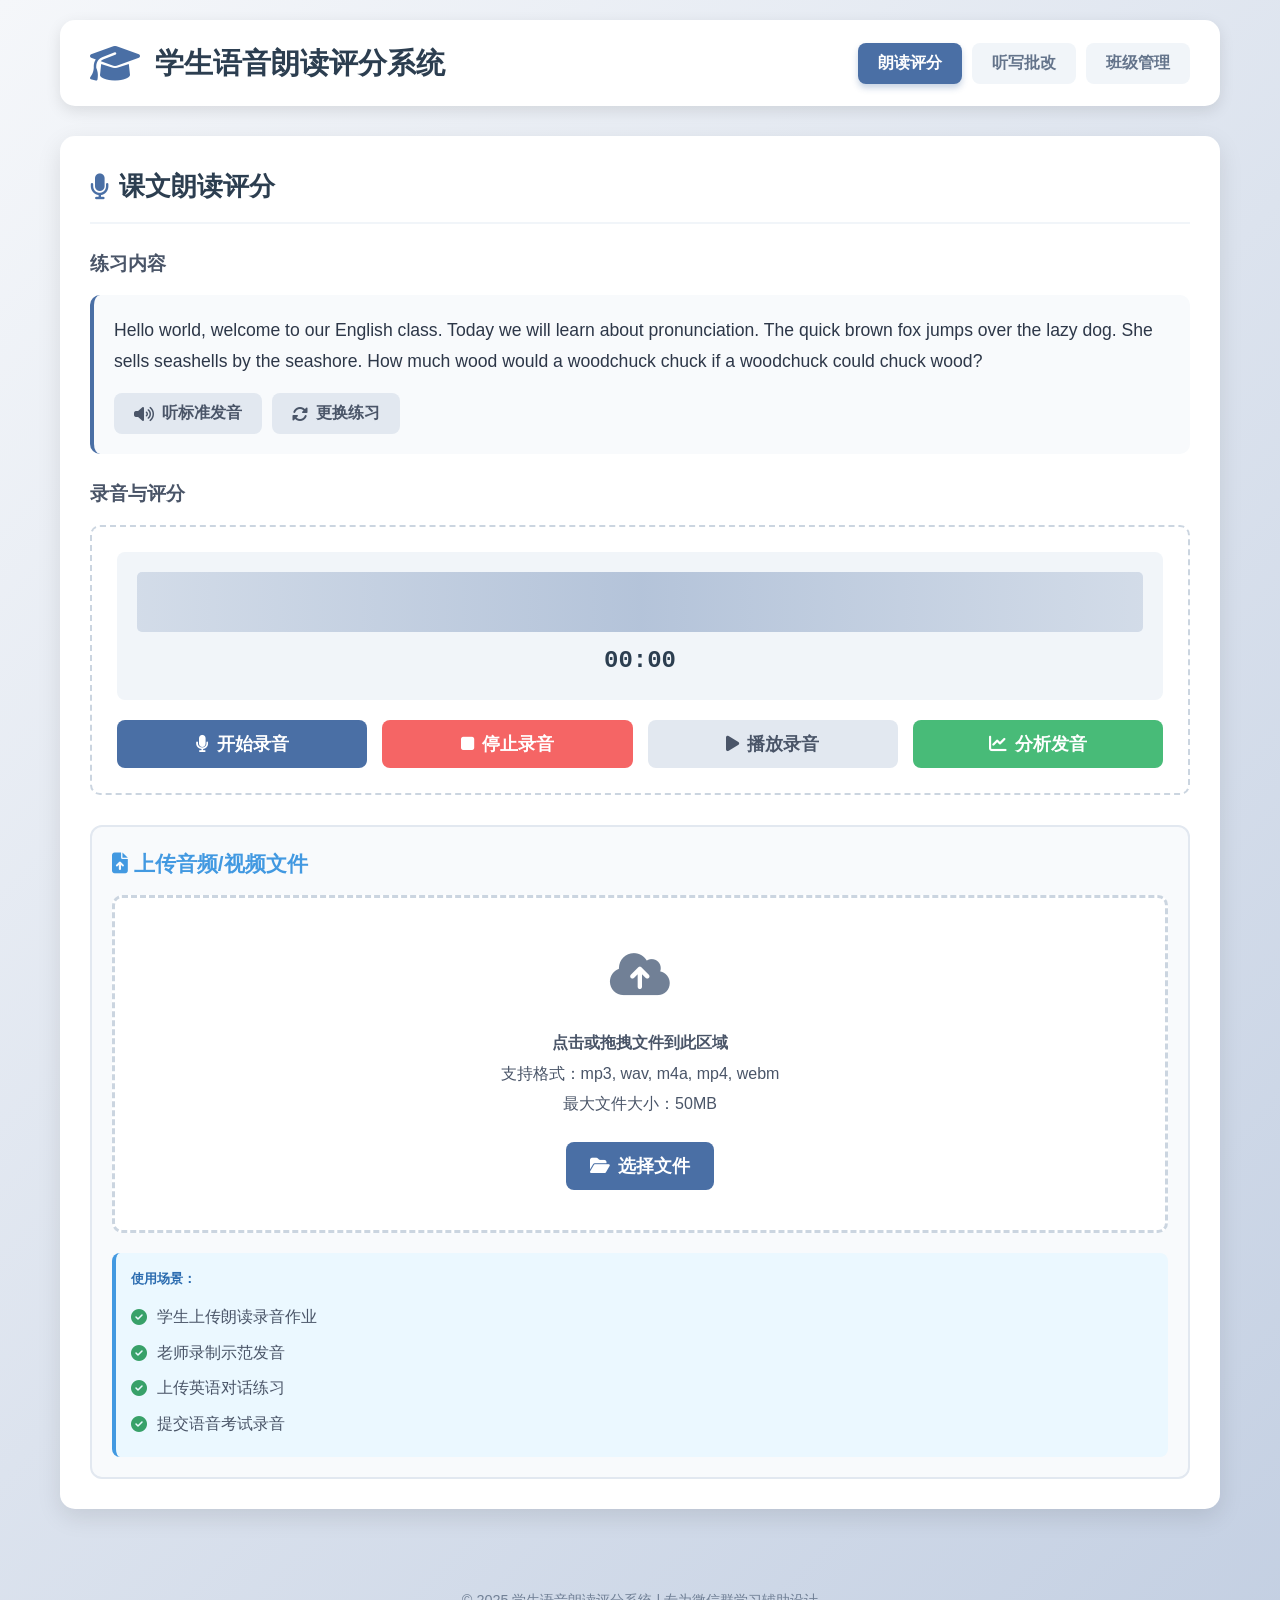
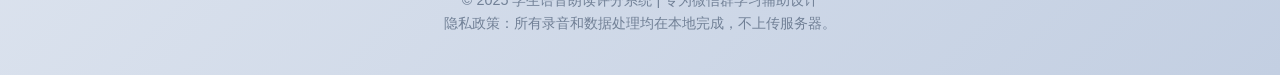
<file: index.html>
<!DOCTYPE html>
<html lang="zh-CN">
<head>
    <meta charset="UTF-8">
    <meta name="viewport" content="width=device-width, initial-scale=1.0">
    <title>学生语音朗读评分系统</title>
    <link rel="stylesheet" href="style.css">
    <link rel="stylesheet" href="https://cdnjs.cloudflare.com/ajax/libs/font-awesome/6.4.0/css/all.min.css">
    <style>
    /* 文件上传区域样式 */
    .upload-section {
        margin-top: 30px;
        background: #f8fafc;
        border-radius: 12px;
        padding: 20px;
        border: 2px solid #e2e8f0;
    }

    .upload-section h3 {
        color: #4299e1;
        margin-bottom: 15px;
        font-size: 1.3rem;
    }

    .upload-controls {
        display: flex;
        flex-direction: column;
        gap: 20px;
    }

    .upload-area {
        border: 3px dashed #cbd5e0;
        border-radius: 10px;
        padding: 40px 20px;
        text-align: center;
        background: white;
        cursor: pointer;
        transition: all 0.3s ease;
    }

    .upload-area:hover {
        border-color: #4299e1;
        background: #f0f7ff;
    }

    .upload-area.dragover {
        border-color: #38b2ac;
        background: #f0fff4;
        transform: scale(1.02);
    }

    .upload-icon {
        font-size: 48px;
        color: #718096;
        margin-bottom: 15px;
    }

    .upload-instructions p {
        margin: 5px 0;
        color: #4a5568;
    }

    .upload-button {
        margin-top: 20px;
        padding: 12px 24px;
        font-size: 1.1rem;
    }

    .file-info {
        background: white;
        border-radius: 8px;
        padding: 20px;
        border: 1px solid #e2e8f0;
    }

    .file-info h4 {
        color: #2d3748;
        margin-bottom: 15px;
    }

    .file-list {
        list-style: none;
        padding: 0;
        margin: 0 0 20px 0;
        max-height: 200px;
        overflow-y: auto;
    }

    .file-item {
        display: flex;
        align-items: center;
        padding: 10px 15px;
        background: #f7fafc;
        border-radius: 6px;
        margin-bottom: 8px;
        border-left: 4px solid #4299e1;
    }

    .file-item.audio { border-left-color: #38b2ac; }
    .file-item.video { border-left-color: #ed8936; }
    .file-item.error { border-left-color: #e53e3e; }

    .file-type {
        font-size: 20px;
        margin-right: 15px;
        color: #718096;
    }

    .file-details {
        flex: 1;
    }

    .file-name {
        font-weight: 600;
        color: #2d3748;
        word-break: break-all;
    }

    .file-size {
        font-size: 0.9rem;
        color: #718096;
    }

    .file-status {
        font-size: 0.85rem;
        font-weight: 600;
    }

    .file-status.ready { color: #38a169; }
    .file-status.processing { color: #3182ce; }
    .file-status.error { color: #e53e3e; }

    .upload-actions {
        display: flex;
        gap: 10px;
        flex-wrap: wrap;
    }

    .upload-examples {
        background: #ebf8ff;
        border-radius: 8px;
        padding: 15px;
        border-left: 4px solid #4299e1;
    }

    .upload-examples h5 {
        color: #2b6cb0;
        margin-bottom: 10px;
    }

    .upload-examples ul {
        list-style: none;
        padding: 0;
        margin: 0;
    }

    .upload-examples li {
        padding: 5px 0;
        color: #4a5568;
        display: flex;
        align-items: center;
    }

    .upload-examples li i {
        color: #38a169;
        margin-right: 10px;
    }

    /* 播放器样式 */
    .audio-player {
        width: 100%;
        margin-top: 10px;
        background: #edf2f7;
        border-radius: 6px;
        padding: 10px;
    }

    .player-controls {
        display: flex;
        align-items: center;
        gap: 10px;
    }

    .player-progress {
        flex: 1;
        height: 6px;
        background: #cbd5e0;
        border-radius: 3px;
        overflow: hidden;
        cursor: pointer;
    }

    .player-progress-bar {
        height: 100%;
        background: #4299e1;
        width: 0%;
        transition: width 0.1s linear;
    }

    .player-time {
        font-size: 0.9rem;
        color: #718096;
        min-width: 100px;
        text-align: center;
    }

    .player-btn {
        background: #4299e1;
        color: white;
        border: none;
        border-radius: 50%;
        width: 36px;
        height: 36px;
        cursor: pointer;
        display: flex;
        align-items: center;
        justify-content: center;
        transition: background 0.3s;
    }

    .player-btn:hover {
        background: #3182ce;
    }

    /* 通知样式 */
    .notification {
        position: fixed;
        top: 20px;
        right: 20px;
        padding: 15px 20px;
        border-radius: 8px;
        background: white;
        box-shadow: 0 4px 12px rgba(0, 0, 0, 0.15);
        display: flex;
        align-items: center;
        gap: 12px;
        max-width: 400px;
        z-index: 1000;
        transform: translateX(120%);
        transition: transform 0.3s ease;
        border-left: 4px solid;
    }

    .notification.show {
        transform: translateX(0);
    }

    .notification-success {
        border-color: #38a169;
        color: #2f855a;
    }

    .notification-error {
        border-color: #e53e3e;
        color: #c53030;
    }

    .notification-warning {
        border-color: #ed8936;
        color: #c05621;
    }

    .notification-info {
        border-color: #4299e1;
        color: #3182ce;
    }

    .notification i {
        font-size: 1.2rem;
    }

    .notification span {
        flex: 1;
        font-size: 0.95rem;
    }

    .notification-close {
        background: none;
        border: none;
        font-size: 1.5rem;
        color: #718096;
        cursor: pointer;
        padding: 0;
        width: 24px;
        height: 24px;
        display: flex;
        align-items: center;
        justify-content: center;
        border-radius: 50%;
    }

    .notification-close:hover {
        background: #f7fafc;
    }

    /* 响应式调整 */
    @media (max-width: 768px) {
        .upload-area {
            padding: 30px 15px;
        }
        
        .upload-icon {
            font-size: 36px;
        }
        
        .upload-actions {
            flex-direction: column;
        }
        
        .upload-actions .btn {
            width: 100%;
        }
    }
    </style>
</head>
<body>
    <div class="container">
        <!-- 头部导航 -->
        <header class="header">
            <div class="logo">
                <i class="fas fa-graduation-cap"></i>
                <h1>学生语音朗读评分系统</h1>
            </div>
            <nav class="nav">
                <button class="nav-btn active" data-tab="read">朗读评分</button>
                <button class="nav-btn" data-tab="dictation">听写批改</button>
                <button class="nav-btn" data-tab="manage">班级管理</button>
            </nav>
        </header>

        <!-- 主内容区域 -->
        <main class="main-content">
            <!-- 朗读评分模块 -->
            <div class="tab-content active" id="read-tab">
                <div class="card">
                    <h2><i class="fas fa-microphone"></i> 课文朗读评分</h2>
                    
                    <div class="exercise-section">
                        <h3>练习内容</h3>
                        <div class="exercise-content">
                            <p id="exercise-text">Hello world, welcome to our English class. Today we will learn about pronunciation. The quick brown fox jumps over the lazy dog. She sells seashells by the seashore. How much wood would a woodchuck chuck if a woodchuck could chuck wood?</p>
                            <div class="exercise-controls">
                                <button id="play-sample" class="btn btn-secondary">
                                    <i class="fas fa-volume-up"></i> 听标准发音
                                </button>
                                <button id="change-exercise" class="btn btn-secondary">
                                    <i class="fas fa-sync-alt"></i> 更换练习
                                </button>
                            </div>
                        </div>
                    </div>

                    <div class="recording-section">
                        <h3>录音与评分</h3>
                        <div class="recording-controls">
                            <div class="recording-status">
                                <div class="waveform" id="waveform"></div>
                                <div class="timer" id="timer">00:00</div>
                            </div>
                            <div class="recording-buttons">
                                <button id="start-record" class="btn btn-primary btn-large">
                                    <i class="fas fa-microphone"></i> 开始录音
                                </button>
                                <button id="stop-record" class="btn btn-danger btn-large" disabled>
                                    <i class="fas fa-stop"></i> 停止录音
                                </button>
                                <button id="play-record" class="btn btn-secondary btn-large" disabled>
                                    <i class="fas fa-play"></i> 播放录音
                                </button>
                                <button id="analyze-btn" class="btn btn-success btn-large" disabled>
                                    <i class="fas fa-chart-line"></i> 分析发音
                                </button>
                            </div>
                        </div>
                    </div>

                    <!-- 新增：文件上传模块 -->
                    <div class="upload-section">
                        <h3><i class="fas fa-file-upload"></i> 上传音频/视频文件</h3>
                        <div class="upload-controls">
                            <div class="upload-area" id="upload-dropzone">
                                <div class="upload-icon">
                                    <i class="fas fa-cloud-upload-alt"></i>
                                </div>
                                <div class="upload-instructions">
                                    <p><strong>点击或拖拽文件到此区域</strong></p>
                                    <p>支持格式：mp3, wav, m4a, mp4, webm</p>
                                    <p>最大文件大小：50MB</p>
                                </div>
                                <input type="file" id="file-input" accept="audio/*,video/*" multiple 
                                       style="display: none;">
                                <button id="browse-btn" class="btn btn-primary upload-button">
                                    <i class="fas fa-folder-open"></i> 选择文件
                                </button>
                            </div>
                            
                            <div class="file-info" id="file-info" style="display: none;">
                                <h4>已选文件</h4>
                                <ul class="file-list" id="file-list"></ul>
                                <div class="upload-actions">
                                    <button id="process-btn" class="btn btn-success">
                                        <i class="fas fa-play-circle"></i> 分析音频
                                    </button>
                                    <button id="clear-btn" class="btn btn-secondary">
                                        <i class="fas fa-trash"></i> 清空列表
                                    </button>
                                    <button id="play-uploaded-btn" class="btn btn-info" style="display: none;">
                                        <i class="fas fa-play"></i> 播放
                                    </button>
                                </div>
                            </div>
                            
                            <div class="upload-examples">
                                <h5>使用场景：</h5>
                                <ul>
                                    <li><i class="fas fa-check-circle"></i> 学生上传朗读录音作业</li>
                                    <li><i class="fas fa-check-circle"></i> 老师录制示范发音</li>
                                    <li><i class="fas fa-check-circle"></i> 上传英语对话练习</li>
                                    <li><i class="fas fa-check-circle"></i> 提交语音考试录音</li>
                                </ul>
                            </div>
                        </div>
                    </div>

                    <div class="result-section" id="result-section" style="display: none;">
                        <h3>评分结果</h3>
                        <div class="result-details">
                            <div class="score-display">
                                <div class="overall-score">
                                    <div class="score-circle">
                                        <span id="score-value">85</span>
                                        <small>分</small>
                                    </div>
                                    <div class="score-label">综合评分</div>
                                </div>
                                <div class="score-breakdown">
                                    <div class="score-item">
                                        <span class="score-title">发音准确度</span>
                                        <div class="score-bar">
                                            <div class="score-fill" style="width: 80%;"></div>
                                        </div>
                                        <span class="score-number">80%</span>
                                    </div>
                                    <div class="score-item">
                                        <span class="score-title">语调流畅度</span>
                                        <div class="score-bar">
                                            <div class="score-fill" style="width: 90%;"></div>
                                        </div>
                                        <span class="score-number">90%</span>
                                    </div>
                                    <div class="score-item">
                                        <span class="score-title">节奏掌握</span>
                                        <div class="score-bar">
                                            <div class="score-fill" style="width: 85%;"></div>
                                        </div>
                                        <span class="score-number">85%</span>
                                    </div>
                                </div>
                            </div>
                            
                            <div class="word-analysis">
                                <h4>发音问题分析</h4>
                                <div class="problem-words" id="problem-words">
                                    <!-- 动态生成有问题的单词 -->
                                </div>
                            </div>
                            
                            <div class="recommendations">
                                <h4>改进建议</h4>
                                <ul id="recommendations-list">
                                    <!-- 动态生成建议 -->
                                </ul>
                            </div>
                        </div>
                    </div>
                </div>
            </div>

            <!-- 听写批改模块 -->
            <div class="tab-content" id="dictation-tab">
                <div class="card">
                    <h2><i class="fas fa-edit"></i> 听写作业批改</h2>
                    
                    <div class="dictation-section">
                        <div class="dictation-controls">
                            <div class="input-method">
                                <button class="method-btn active" data-method="text">文本输入</button>
                                <button class="method-btn" data-method="photo">拍照上传</button>
                                <button class="method-btn" data-method="file">文件上传</button>
                            </div>
                            
                            <div class="method-content active" id="text-method">
                                <h3>输入听写内容</h3>
                                <textarea id="student-text" placeholder="请在这里输入学生听写的答案..."></textarea>
                            </div>
                            
                            <div class="method-content" id="photo-method">
                                <h3>拍照上传手写听写</h3>
                                <div class="photo-upload">
                                    <div class="photo-preview" id="photo-preview">
                                        <i class="fas fa-camera"></i>
                                        <p>点击上传或拍照</p>
                                    </div>
                                    <input type="file" id="photo-input" accept="image/*" capture="environment" style="display: none;">
                                    <button id="take-photo" class="btn btn-primary">
                                        <i class="fas fa-camera"></i> 拍照/上传
                                    </button>
                                </div>
                            </div>
                            
                            <div class="method-content" id="file-method">
                                <h3>上传文件批改</h3>
                                <div class="file-upload">
                                    <p>支持图片格式：JPG, PNG</p>
                                    <input type="file" id="file-upload-input" accept="image/*" style="display: block; margin: 15px 0;">
                                </div>
                            </div>
                            
                            <div class="reference-text">
                                <h3>正确答案</h3>
                                <textarea id="correct-answer" placeholder="请输入正确答案..."></textarea>
                            </div>
                            
                            <button id="check-dictation" class="btn btn-primary btn-large">
                                <i class="fas fa-check-double"></i> 开始批改
                            </button>
                        </div>
                        
                        <div class="dictation-result" id="dictation-result" style="display: none;">
                            <h3>批改结果</h3>
                            <div class="score-summary">
                                <div class="correct-count">
                                    <span id="correct-count">0</span>/<span id="total-count">0</span>
                                    <div>正确单词数</div>
                                </div>
                                <div class="score-percentage">
                                    <span id="percentage">0</span>%
                                    <div>正确率</div>
                                </div>
                            </div>
                            
                            <div class="correction-details">
                                <h4>错误纠正</h4>
                                <div id="correction-list">
                                    <!-- 动态生成纠正内容 -->
                                </div>
                            </div>
                            
                            <button id="download-result" class="btn btn-secondary">
                                <i class="fas fa-download"></i> 下载批改报告
                            </button>
                        </div>
                    </div>
                </div>
            </div>

            <!-- 班级管理模块 -->
            <div class="tab-content" id="manage-tab">
                <div class="card">
                    <h2><i class="fas fa-users"></i> 班级管理</h2>
                    <div class="coming-soon">
                        <i class="fas fa-tools"></i>
                        <h3>功能即将推出</h3>
                        <p>我们正在开发班级管理功能，敬请期待！</p>
                        <ul>
                            <li>学生成绩统计分析</li>
                            <li>作业布置与提交管理</li>
                            <li>学习进度跟踪</li>
                            <li>家长沟通平台</li>
                        </ul>
                    </div>
                </div>
            </div>
        </main>

        <!-- 页脚 -->
        <footer class="footer">
            <p>© 2025 学生语音朗读评分系统 | 专为微信群学习辅助设计</p>
            <p>隐私政策：所有录音和数据处理均在本地完成，不上传服务器。</p>
        </footer>
    </div>

    <!-- 原有的 script.js 和 pronunciation-data.js 已通过script标签加载 -->
    <script src="script.js"></script>
    <script src="pronunciation-data.js"></script>
    
    <!-- 新增的音频上传功能JavaScript -->
    <script>
    // 文件上传相关功能
    document.addEventListener('DOMContentLoaded', function() {
        // 原有的录音功能代码...
        
        // 新增的音频上传功能
        const fileInput = document.getElementById('file-input');
        const browseBtn = document.getElementById('browse-btn');
        const uploadDropzone = document.getElementById('upload-dropzone');
        const fileList = document.getElementById('file-list');
        const fileInfo = document.getElementById('file-info');
        const processBtn = document.getElementById('process-btn');
        const clearBtn = document.getElementById('clear-btn');
        const playUploadedBtn = document.getElementById('play-uploaded-btn');
        
        let uploadedFiles = [];
        let currentAudio = null;
        
        // 点击浏览按钮触发文件选择
        browseBtn.addEventListener('click', () => {
            fileInput.click();
        });
        
        // 拖放功能
        uploadDropzone.addEventListener('click', () => {
            fileInput.click();
        });
        
        uploadDropzone.addEventListener('dragover', (e) => {
            e.preventDefault();
            uploadDropzone.classList.add('dragover');
        });
        
        uploadDropzone.addEventListener('dragleave', (e) => {
            e.preventDefault();
            uploadDropzone.classList.remove('dragover');
        });
        
        uploadDropzone.addEventListener('drop', (e) => {
            e.preventDefault();
            uploadDropzone.classList.remove('dragover');
            
            const files = e.dataTransfer.files;
            handleFileSelection(files);
        });
        
        // 文件选择处理
        fileInput.addEventListener('change', (e) => {
            const files = e.target.files;
            handleFileSelection(files);
        });
        
        function handleFileSelection(files) {
            const validFiles = Array.from(files).filter(file => {
                const fileType = file.type;
                const validTypes = [
                    'audio/mpeg', // mp3
                    'audio/wav', 'audio/x-wav', // wav
                    'audio/mp4', // m4a
                    'audio/webm',
                    'video/mp4',
                    'video/webm'
                ];
                
                const validExtension = file.name.match(/\.(mp3|wav|m4a|mp4|webm)$/i);
                
                return validTypes.includes(fileType) || validExtension;
            });
            
            if (validFiles.length === 0) {
                showNotification('请选择支持的文件格式：mp3, wav, m4a, mp4, webm', 'error');
                return;
            }
            
            // 添加到文件列表
            validFiles.forEach(file => {
                if (uploadedFiles.length >= 10) {
                    showNotification('最多上传10个文件', 'warning');
                    return;
                }
                
                addFileToList(file);
                uploadedFiles.push(file);
            });
            
            // 显示文件信息区域
            fileInfo.style.display = 'block';
            
            // 如果上传的是音频文件，显示播放按钮
            const hasAudio = uploadedFiles.some(file => file.type.startsWith('audio/'));
            playUploadedBtn.style.display = hasAudio ? 'inline-block' : 'none';
        }
        
        function addFileToList(file) {
            const li = document.createElement('li');
            li.className = 'file-item';
            
            // 根据文件类型添加CSS类
            if (file.type.startsWith('audio/')) {
                li.classList.add('audio');
            } else if (file.type.startsWith('video/')) {
                li.classList.add('video');
            }
            
            const fileTypeIcon = file.type.startsWith('audio/') ? 
                '<i class="fas fa-file-audio"></i>' : 
                '<i class="fas fa-file-video"></i>';
            
            const fileSize = formatFileSize(file.size);
            
            li.innerHTML = `
                <div class="file-type">${fileTypeIcon}</div>
                <div class="file-details">
                    <div class="file-name">${file.name}</div>
                    <div class="file-size">${fileSize}</div>
                </div>
                <div class="file-status ready">就绪</div>
            `;
            
            fileList.appendChild(li);
        }
        
        function formatFileSize(bytes) {
            if (bytes === 0) return '0 B';
            const k = 1024;
            const sizes = ['B', 'KB', 'MB', 'GB'];
            const i = Math.floor(Math.log(bytes) / Math.log(k));
            return parseFloat((bytes / Math.pow(k, i)).toFixed(1)) + ' ' + sizes[i];
        }
        
        // 清空文件列表
        clearBtn.addEventListener('click', () => {
            uploadedFiles = [];
            fileList.innerHTML = '';
            fileInfo.style.display = 'none';
            playUploadedBtn.style.display = 'none';
            if (currentAudio) {
                currentAudio.pause();
                currentAudio = null;
            }
        });
        
        // 播放上传的音频文件
        playUploadedBtn.addEventListener('click', () => {
            if (uploadedFiles.length === 0) {
                showNotification('没有可播放的音频文件', 'warning');
                return;
            }
            
            // 播放第一个音频文件
            const audioFile = uploadedFiles.find(file => file.type.startsWith('audio/'));
            if (!audioFile) {
                showNotification('上传的文件中没有音频文件', 'warning');
                return;
            }
            
            if (currentAudio) {
                currentAudio.pause();
            }
            
            const audioUrl = URL.createObjectURL(audioFile);
            currentAudio = new Audio(audioUrl);
            
            // 创建播放器界面
            createAudioPlayer(currentAudio, audioFile);
        });
        
        function createAudioPlayer(audio, file) {
            // 移除现有的播放器
            const existingPlayer = document.querySelector('.audio-player-container');
            if (existingPlayer) {
                existingPlayer.remove();
            }
            
            const playerContainer = document.createElement('div');
            playerContainer.className = 'audio-player-container';
            playerContainer.innerHTML = `
                <div class="audio-player">
                    <div class="player-controls">
                        <button class="player-btn" id="player-play">
                            <i class="fas fa-play"></i>
                        </button>
                        <div class="player-progress">
                            <div class="player-progress-bar" id="player-progress-bar"></div>
                        </div>
                        <div class="player-time" id="player-time">00:00 / 00:00</div>
                        <button class="player-btn" id="player-stop">
                            <i class="fas fa-stop"></i>
                        </button>
                    </div>
                </div>
            `;
            
            // 插入到播放按钮后面
            processBtn.parentNode.insertBefore(playerContainer, processBtn.nextSibling);
            
            const playBtn = document.getElementById('player-play');
            const stopBtn = document.getElementById('player-stop');
            const progressBar = document.getElementById('player-progress-bar');
            const timeDisplay = document.getElementById('player-time');
            const progressContainer = document.querySelector('.player-progress');
            
            // 格式化时间
            function formatTime(seconds) {
                const mins = Math.floor(seconds / 60);
                const secs = Math.floor(seconds % 60);
                return `${mins.toString().padStart(2, '0')}:${secs.toString().padStart(2, '0')}`;
            }
            
            // 更新播放器
            function updatePlayer() {
                const duration = audio.duration || 0;
                const currentTime = audio.currentTime || 0;
                
                const progressPercent = currentTime / duration * 100;
                progressBar.style.width = `${progressPercent}%`;
                timeDisplay.textContent = `${formatTime(currentTime)} / ${formatTime(duration)}`;
                
                if (audio.paused) {
                    playBtn.innerHTML = '<i class="fas fa-play"></i>';
                } else {
                    playBtn.innerHTML = '<i class="fas fa-pause"></i>';
                }
            }
            
            // 播放/暂停按钮
            playBtn.addEventListener('click', () => {
                if (audio.paused) {
                    audio.play();
                } else {
                    audio.pause();
                }
            });
            
            // 停止按钮
            stopBtn.addEventListener('click', () => {
                audio.pause();
                audio.currentTime = 0;
            });
            
            // 进度条点击
            progressContainer.addEventListener('click', (e) => {
                const rect = progressContainer.getBoundingClientRect();
                const clickX = e.clientX - rect.left;
                const width = rect.width;
                const percentage = clickX / width;
                
                if (audio.duration) {
                    audio.currentTime = percentage * audio.duration;
                }
            });
            
            // 音频事件监听
            audio.addEventListener('loadedmetadata', () => {
                updatePlayer();
            });
            
            audio.addEventListener('timeupdate', updatePlayer);
            audio.addEventListener('ended', () => {
                playBtn.innerHTML = '<i class="fas fa-play"></i>';
            });
            
            // 开始播放
            audio.play();
        }
        
        // 处理按钮 - 模拟分析上传的文件
        processBtn.addEventListener('click', async () => {
            if (uploadedFiles.length === 0) {
                showNotification('请先选择文件', 'warning');
                return;
            }
            
            // 显示加载状态
            processBtn.disabled = true;
            processBtn.innerHTML = '<i class="fas fa-spinner fa-spin"></i> 分析中...';
            
            try {
                // 这里可以添加文件上传到服务器的逻辑
                // 演示中我们只模拟分析过程
                
                await simulateFileAnalysis(uploadedFiles);
                
                // 调用完整的发音分析功能（包括问题检测和改进建议）
                performFullSpeechAnalysis();
                
                showNotification(`成功分析了 ${uploadedFiles.length} 个文件，已生成发音分析和改进建议`, 'success');
            } catch (error) {
                console.error('文件分析失败:', error);
                showNotification('文件分析失败，请重试', 'error');
            } finally {
                // 恢复按钮状态
                processBtn.disabled = false;
                processBtn.innerHTML = '<i class="fas fa-play-circle"></i> 分析音频';
            }
        });
        
        // 完整的发音分析函数（包括问题检测和改进建议）
        function performFullSpeechAnalysis() {
            // 加载发音数据
            if (typeof loadPronunciationData === 'function') {
                loadPronunciationData();
            }
            
            // 获取默认的练习文本或使用通用文本
            const exerciseTextContent = getUploadDefaultText();
            if (!exerciseTextContent) {
                return;
            }
            
            // 分析文本
            const textAnalysis = pronunciationData.analyzeText(exerciseTextContent);
            
            // 基于文本难度和个人表现计算分数
            const baseScore = calculateBaseScoreForUpload(textAnalysis);
            const problems = generateProblemsForUpload(textAnalysis);
            const recommendations = pronunciationData.generateRecommendations(
                baseScore, 
                textAnalysis.difficulty, 
                problems
            );
            
            // 显示完整结果
            displayCompleteAnalysisResults(baseScore, problems, recommendations, textAnalysis);
        }
        
        // 为上传功能获取默认文本
        function getUploadDefaultText() {
            return "Welcome to our English pronunciation practice. Today we will focus on clear vowel sounds and correct word stress. The quick brown fox jumps over the lazy dog. Practice makes perfect!";
        }
        
        // 为上传功能计算基础分数
        function calculateBaseScoreForUpload(textAnalysis) {
            const { difficulty, wordCount } = textAnalysis;
            
            // 基础分
            let baseScore = 70;
            
            // 难度调整：难词多则分数可能降低
            const hardPercentage = difficulty.hard / wordCount;
            if (hardPercentage > 0.3) {
                baseScore -= 10;
            } else if (hardPercentage > 0.1) {
                baseScore -= 5;
            }
            
            // 随机波动（模拟用户实际表现）
            const randomAdjustment = Math.floor(Math.random() * 20) - 10; // -10 到 +10
            baseScore += randomAdjustment;
            
            // 确保分数在合理范围内
            return Math.max(30, Math.min(98, baseScore));
        }
        
        // 为上传功能生成问题
        function generateProblemsForUpload(textAnalysis) {
            const { analyzedWords, difficulty } = textAnalysis;
            const problems = [];
            
            // 根据单词难度和随机因素选择问题单词
            const allWords = analyzedWords.filter(word => word.hasInfo);
            
            // 优先选择难词
            const hardWords = allWords.filter(word => word.difficulty === "hard");
            const mediumWords = allWords.filter(word => word.difficulty === "medium");
            const easyWords = allWords.filter(word => word.difficulty === "easy");
            
            // 选择问题单词 (最多5个)
            const maxProblems = 5;
            let selectedWords = [];
            
            // 优先添加难词
            if (hardWords.length > 0) {
                const count = Math.min(2, hardWords.length);
                selectedWords.push(...hardWords.slice(0, count));
            }
            
            // 然后添加中等难度的词
            if (selectedWords.length < maxProblems && mediumWords.length > 0) {
                const remaining = maxProblems - selectedWords.length;
                const count = Math.min(remaining, mediumWords.length);
                selectedWords.push(...mediumWords.slice(0, count));
            }
            
            // 最后如果有剩余空间，添加简单词
            if (selectedWords.length < maxProblems && easyWords.length > 0) {
                const remaining = maxProblems - selectedWords.length;
                const count = Math.min(remaining, easyWords.length);
                selectedWords.push(...easyWords.slice(0, count));
            }
            
            // 为每个选择的单词生成具体问题
            selectedWords.forEach(wordInfo => {
                const problem = {
                    word: wordInfo.word,
                    correctPronunciation: wordInfo.phonetic,
                    userPronunciation: "需改进",
                    suggestion: generateWordSuggestionForUpload(wordInfo)
                };
                
                problems.push(problem);
            });
            
            // 如果没有收集到足够的问题，添加一些通用建议
            if (problems.length < 3) {
                const fallbackWords = ["pronunciation", "intonation", "fluency"];
                fallbackWords.forEach(word => {
                    if (!problems.find(p => p.word === word)) {
                        // 尝试从发音数据中获取这个单词的信息
                        const wordData = pronunciationData.findWord(word);
                        problems.push({
                            word: word,
                            correctPronunciation: wordData ? wordData.phonetic : "标准发音",
                            userPronunciation: "需练习",
                            suggestion: "提高整体发音准确度"
                        });
                    }
                });
            }
            
            return problems;
        }
        
        // 为上传功能生成单词建议
        function generateWordSuggestionForUpload(wordInfo) {
            if (wordInfo.commonMistakes && wordInfo.commonMistakes.length > 0) {
                const mistake = wordInfo.commonMistakes[Math.floor(Math.random() * wordInfo.commonMistakes.length)];
                return `注意避免错误发音"${mistake}"，正确发音为${wordInfo.phonetic}`;
            }
            
            if (wordInfo.difficulty === "hard") {
                return `这个单词音节较多(${wordInfo.syllables.length}个音节)，重音在第${wordInfo.stress}个音节，需要多练习`;
            } else if (wordInfo.difficulty === "medium") {
                return `注意发音准确性，每个音节都要清晰`;
            } else {
                return `基础单词，确保发音标准`;
            }
        }
        
        // 显示完整的分析结果
        function displayCompleteAnalysisResults(score, problems, recommendations, textAnalysis = null) {
            // 获取相关DOM元素
            const scoreValue = document.getElementById('score-value');
            const problemWordsDiv = document.querySelector('.problem-words');
            const suggestionsDiv = document.querySelector('.suggestions');
            const resultSection = document.getElementById('result-section');
            
            if (!scoreValue || !problemWordsDiv || !suggestionsDiv || !resultSection) {
                return;
            }
            
            // 更新分数
            scoreValue.textContent = score;
            
            // 更新分数条
            const scoreItems = document.querySelectorAll('.score-item');
            const scores = [
                Math.max(40, Math.min(98, score + Math.floor(Math.random() * 10) - 5)), // 发音准确度
                Math.max(50, Math.min(95, score + Math.floor(Math.random() * 15) - 10)), // 语调流畅度
                Math.max(45, Math.min(95, score + Math.floor(Math.random() * 12) - 8)) // 节奏掌握
            ];
            
            scoreItems.forEach((item, index) => {
                const fill = item.querySelector('.score-fill');
                const number = item.querySelector('.score-number');
                const newScore = scores[index];
                
                // 重置宽度以触发动画
                fill.style.width = '0%';
                fill.offsetHeight; // 强制重绘
                
                setTimeout(() => {
                    fill.style.transition = 'width 1.5s ease-in-out';
                    fill.style.width = `${newScore}%`;
                    number.textContent = `${newScore}%`;
                }, 100 * index);
            });
            
            // 显示问题单词
            problemWordsDiv.innerHTML = '';
            if (problems.length > 0) {
                problems.forEach(problem => {
                    const wordDiv = document.createElement('div');
                    wordDiv.className = 'word-item';
                    wordDiv.title = `点击查看标准发音建议`;
                    wordDiv.innerHTML = `
                        <strong>${problem.word}</strong>
                        <div class="phonetic">
                            <small>音标: </small>
                            <span class="correct">${problem.correctPronunciation}</span>
                        </div>
                        <div class="suggestion">${problem.suggestion}</div>
                    `;
                    problemWordsDiv.appendChild(wordDiv);
                });
            } else {
                problemWordsDiv.innerHTML = '<div class="no-problems"><i class="fas fa-check-circle"></i> 未发现明显发音问题</div>';
            }
            
            // 显示建议
            suggestionsDiv.innerHTML = '';
            if (recommendations.length > 0) {
                recommendations.forEach(rec => {
                    const p = document.createElement('p');
                    p.innerHTML = `<i class="fas fa-chevron-right"></i> ${rec}`;
                    suggestionsDiv.appendChild(p);
                });
            }
            
            // 添加文本分析信息
            if (textAnalysis) {
                const analysisInfo = document.createElement('div');
                analysisInfo.className = 'analysis-info';
                analysisInfo.innerHTML = `
                    <div class="analysis-summary">
                        <span>文本分析: ${textAnalysis.wordCount}个单词 | 
                        难度: ${textAnalysis.difficulty.easy}易/${textAnalysis.difficulty.medium}中/${textAnalysis.difficulty.hard}难 |
                        预计练习时间: ${textAnalysis.estimatedTime}秒</span>
                    </div>
                `;
                suggestionsDiv.appendChild(analysisInfo);
            }
            
            // 显示结果区域
            resultSection.style.display = 'block';
            
            // 滚动到结果区域
            resultSection.scrollIntoView({ behavior: 'smooth', block: 'start' });
            
            // 显示通知
            showNotification(`分析完成！得分: ${score}，发现 ${problems.length} 个发音问题`, 'success');
        }
        
        // showResultSection函数已升级为displayCompleteAnalysisResults函数，提供完整的分析结果
        
        async function simulateFileAnalysis(files) {
            let totalDuration = files.length * 1.5; // 模拟每个文件需要1.5秒分析
            
            for (let i = 0; i < totalDuration * 4; i++) {
                await new Promise(resolve => setTimeout(resolve, 250)); // 每250ms更新一次进度
                
                // 更新文件状态
                const items = document.querySelectorAll('.file-item .file-status');
                if (items[i % items.length]) {
                    items[i % items.length].textContent = `分析中 ${Math.floor((i / (totalDuration * 4)) * 100)}%`;
                    items[i % items.length].className = 'file-status processing';
                }
            }
            
            // 完成后更新状态
            document.querySelectorAll('.file-item .file-status').forEach(item => {
                item.textContent = '分析完成';
                item.className = 'file-status ready';
            });
        }
        
        // 显示通知
        function showNotification(message, type = 'info') {
            const notification = document.createElement('div');
            notification.className = `notification notification-${type}`;
            
            const icons = {
                success: 'check-circle',
                error: 'exclamation-circle',
                warning: 'exclamation-triangle',
                info: 'info-circle'
            };
            
            notification.innerHTML = `
                <i class="fas fa-${icons[type]}"></i>
                <span>${message}</span>
                <button class="notification-close">&times;</button>
            `;
            
            // 添加到页面
            const container = document.querySelector('.container');
            container.appendChild(notification);
            
            // 动画效果
            setTimeout(() => notification.classList.add('show'), 10);
            
            // 自动消失
            setTimeout(() => {
                notification.classList.remove('show');
                setTimeout(() => notification.remove(), 300);
            }, 5000);
            
            // 手动关闭
            notification.querySelector('.notification-close').addEventListener('click', () => {
                notification.classList.remove('show');
                setTimeout(() => notification.remove(), 300);
            });
        }
    });
    </script>
</body>
</html>
</file>
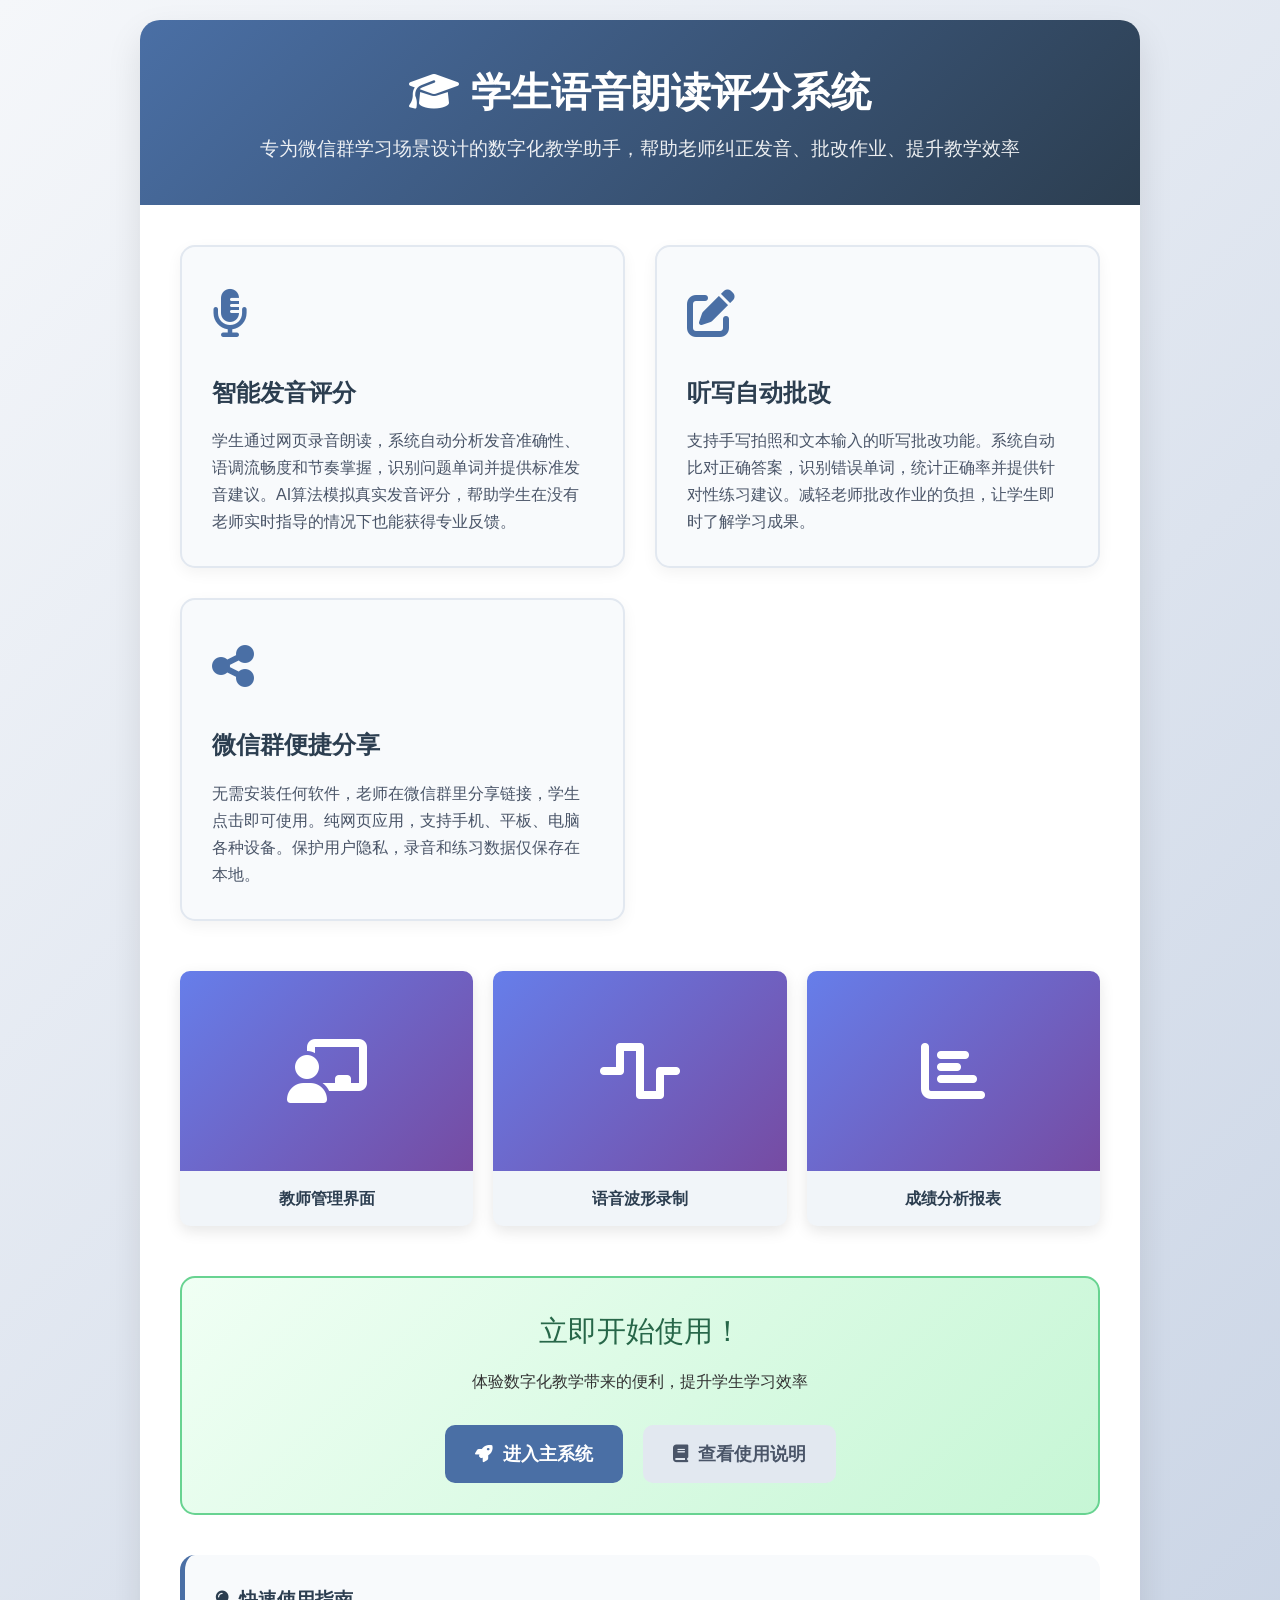
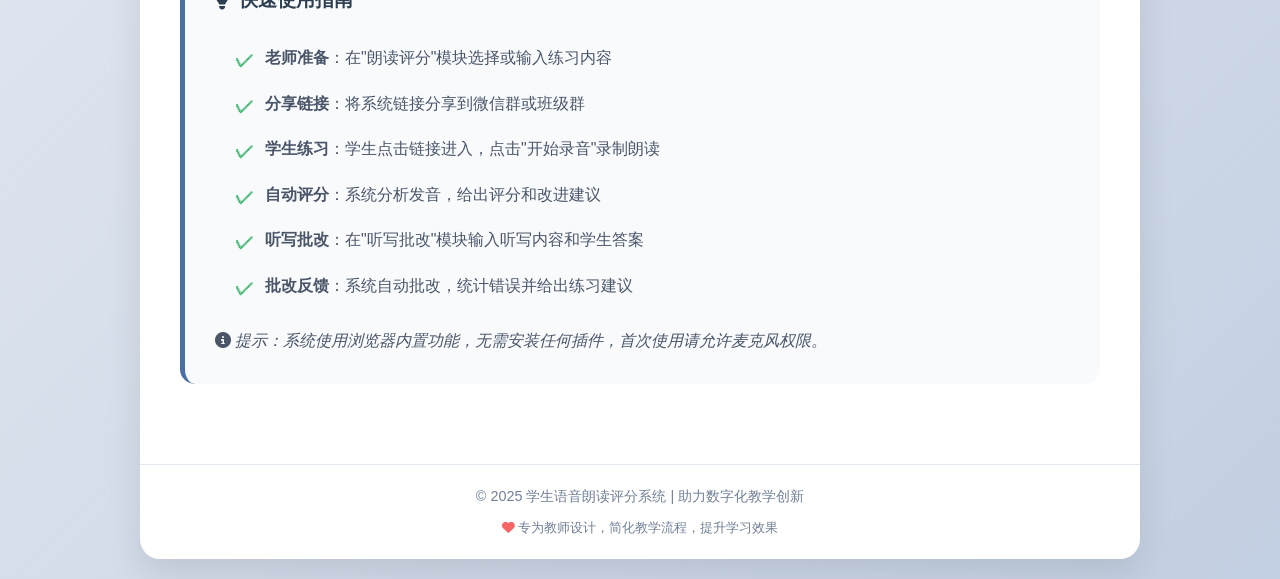
<file: demo.html>
<!DOCTYPE html>
<html lang="zh-CN">
<head>
    <meta charset="UTF-8">
    <meta name="viewport" content="width=device-width, initial-scale=1.0">
    <title>学生语音朗读评分系统 - 演示版</title>
    <style>
        * {
            margin: 0;
            padding: 0;
            box-sizing: border-box;
            font-family: 'Segoe UI', Tahoma, Geneva, Verdana, sans-serif;
        }
        
        body {
            background: linear-gradient(135deg, #f5f7fa 0%, #c3cfe2 100%);
            min-height: 100vh;
            color: #333;
            line-height: 1.6;
            padding: 20px;
        }
        
        .container {
            max-width: 1000px;
            margin: 0 auto;
            background: white;
            border-radius: 20px;
            box-shadow: 0 15px 35px rgba(0, 0, 0, 0.1);
            overflow: hidden;
        }
        
        .header {
            background: linear-gradient(135deg, #4a6fa5, #2c3e50);
            color: white;
            padding: 40px;
            text-align: center;
        }
        
        .header h1 {
            font-size: 2.5rem;
            margin-bottom: 10px;
        }
        
        .header p {
            font-size: 1.2rem;
            opacity: 0.9;
            max-width: 800px;
            margin: 0 auto;
        }
        
        .demo-content {
            padding: 40px;
        }
        
        .features {
            display: grid;
            grid-template-columns: repeat(auto-fit, minmax(300px, 1fr));
            gap: 30px;
            margin-bottom: 50px;
        }
        
        .feature-card {
            background: #f8fafc;
            border-radius: 15px;
            padding: 30px;
            box-shadow: 0 5px 15px rgba(0, 0, 0, 0.05);
            border: 2px solid #e2e8f0;
            transition: all 0.3s ease;
        }
        
        .feature-card:hover {
            transform: translateY(-5px);
            box-shadow: 0 10px 25px rgba(0, 0, 0, 0.1);
            border-color: #4a6fa5;
        }
        
        .feature-icon {
            font-size: 3rem;
            color: #4a6fa5;
            margin-bottom: 20px;
        }
        
        .feature-title {
            font-size: 1.5rem;
            color: #2c3e50;
            margin-bottom: 15px;
            font-weight: 700;
        }
        
        .feature-description {
            color: #4a5568;
            line-height: 1.7;
        }
        
        .screenshots {
            display: grid;
            grid-template-columns: repeat(auto-fit, minmax(280px, 1fr));
            gap: 20px;
            margin-bottom: 50px;
        }
        
        .screenshot-item {
            background: #f1f5f9;
            border-radius: 10px;
            overflow: hidden;
            box-shadow: 0 5px 15px rgba(0, 0, 0, 0.1);
        }
        
        .screenshot-img {
            width: 100%;
            height: 200px;
            background: linear-gradient(135deg, #667eea 0%, #764ba2 100%);
            display: flex;
            align-items: center;
            justify-content: center;
            font-size: 4rem;
            color: white;
        }
        
        .screenshot-desc {
            padding: 15px;
            text-align: center;
            font-weight: 600;
            color: #2c3e50;
        }
        
        .cta-section {
            text-align: center;
            padding: 30px;
            background: linear-gradient(135deg, #f0fff4, #c6f6d5);
            border-radius: 15px;
            border: 2px solid #68d391;
        }
        
        .cta-title {
            font-size: 1.8rem;
            color: #276749;
            margin-bottom: 15px;
        }
        
        .cta-buttons {
            display: flex;
            justify-content: center;
            gap: 20px;
            margin-top: 30px;
            flex-wrap: wrap;
        }
        
        .btn {
            padding: 15px 30px;
            border: none;
            border-radius: 10px;
            font-size: 1.1rem;
            font-weight: 600;
            cursor: pointer;
            transition: all 0.3s ease;
            display: inline-flex;
            align-items: center;
            justify-content: center;
            gap: 10px;
            text-decoration: none;
        }
        
        .btn-primary {
            background: #4a6fa5;
            color: white;
        }
        
        .btn-primary:hover {
            background: #3a5a8c;
            transform: translateY(-2px);
            box-shadow: 0 8px 25px rgba(74, 111, 165, 0.3);
        }
        
        .btn-secondary {
            background: #e2e8f0;
            color: #4a5568;
        }
        
        .btn-secondary:hover {
            background: #cbd5e0;
            transform: translateY(-2px);
        }
        
        .instructions {
            margin-top: 40px;
            padding: 30px;
            background: #f8fafc;
            border-radius: 15px;
            border-left: 5px solid #4a6fa5;
        }
        
        .instructions h3 {
            color: #2c3e50;
            margin-bottom: 20px;
            display: flex;
            align-items: center;
            gap: 10px;
        }
        
        .instructions ul {
            list-style: none;
            padding-left: 20px;
        }
        
        .instructions li {
            padding: 10px 0;
            color: #4a5568;
            position: relative;
            padding-left: 30px;
        }
        
        .instructions li:before {
            content: '✓';
            position: absolute;
            left: 0;
            color: #48bb78;
            font-weight: bold;
            font-size: 1.2rem;
        }
        
        .footer {
            text-align: center;
            padding: 20px;
            color: #718096;
            font-size: 0.9rem;
            border-top: 1px solid #e2e8f0;
            margin-top: 40px;
        }
        
        @media (max-width: 768px) {
            .header h1 {
                font-size: 2rem;
            }
            
            .header p {
                font-size: 1rem;
            }
            
            .demo-content {
                padding: 20px;
            }
            
            .features {
                grid-template-columns: 1fr;
            }
            
            .cta-buttons {
                flex-direction: column;
            }
            
            .btn {
                width: 100%;
            }
        }
    </style>
    <link rel="stylesheet" href="https://cdnjs.cloudflare.com/ajax/libs/font-awesome/6.4.0/css/all.min.css">
</head>
<body>
    <div class="container">
        <div class="header">
            <h1><i class="fas fa-graduation-cap"></i> 学生语音朗读评分系统</h1>
            <p>专为微信群学习场景设计的数字化教学助手，帮助老师纠正发音、批改作业、提升教学效率</p>
        </div>
        
        <div class="demo-content">
            <div class="features">
                <div class="feature-card">
                    <div class="feature-icon">
                        <i class="fas fa-microphone-alt"></i>
                    </div>
                    <div class="feature-title">智能发音评分</div>
                    <div class="feature-description">
                        学生通过网页录音朗读，系统自动分析发音准确性、语调流畅度和节奏掌握，识别问题单词并提供标准发音建议。AI算法模拟真实发音评分，帮助学生在没有老师实时指导的情况下也能获得专业反馈。
                    </div>
                </div>
                
                <div class="feature-card">
                    <div class="feature-icon">
                        <i class="fas fa-edit"></i>
                    </div>
                    <div class="feature-title">听写自动批改</div>
                    <div class="feature-description">
                        支持手写拍照和文本输入的听写批改功能。系统自动比对正确答案，识别错误单词，统计正确率并提供针对性练习建议。减轻老师批改作业的负担，让学生即时了解学习成果。
                    </div>
                </div>
                
                <div class="feature-card">
                    <div class="feature-icon">
                        <i class="fas fa-share-alt"></i>
                    </div>
                    <div class="feature-title">微信群便捷分享</div>
                    <div class="feature-description">
                        无需安装任何软件，老师在微信群里分享链接，学生点击即可使用。纯网页应用，支持手机、平板、电脑各种设备。保护用户隐私，录音和练习数据仅保存在本地。
                    </div>
                </div>
            </div>
            
            <div class="screenshots">
                <div class="screenshot-item">
                    <div class="screenshot-img">
                        <i class="fas fa-chalkboard-teacher"></i>
                    </div>
                    <div class="screenshot-desc">教师管理界面</div>
                </div>
                
                <div class="screenshot-item">
                    <div class="screenshot-img">
                        <i class="fas fa-wave-square"></i>
                    </div>
                    <div class="screenshot-desc">语音波形录制</div>
                </div>
                
                <div class="screenshot-item">
                    <div class="screenshot-img">
                        <i class="fas fa-chart-bar"></i>
                    </div>
                    <div class="screenshot-desc">成绩分析报表</div>
                </div>
            </div>
            
            <div class="cta-section">
                <div class="cta-title">立即开始使用！</div>
                <p>体验数字化教学带来的便利，提升学生学习效率</p>
                
                <div class="cta-buttons">
                    <a href="index.html" class="btn btn-primary">
                        <i class="fas fa-rocket"></i> 进入主系统
                    </a>
                    <a href="README.md" class="btn btn-secondary">
                        <i class="fas fa-book"></i> 查看使用说明
                    </a>
                </div>
            </div>
            
            <div class="instructions">
                <h3><i class="fas fa-lightbulb"></i> 快速使用指南</h3>
                <ul>
                    <li><strong>老师准备</strong>：在"朗读评分"模块选择或输入练习内容</li>
                    <li><strong>分享链接</strong>：将系统链接分享到微信群或班级群</li>
                    <li><strong>学生练习</strong>：学生点击链接进入，点击"开始录音"录制朗读</li>
                    <li><strong>自动评分</strong>：系统分析发音，给出评分和改进建议</li>
                    <li><strong>听写批改</strong>：在"听写批改"模块输入听写内容和学生答案</li>
                    <li><strong>批改反馈</strong>：系统自动批改，统计错误并给出练习建议</li>
                </ul>
                
                <p style="margin-top: 20px; color: #4a5568; font-style: italic;">
                    <i class="fas fa-info-circle"></i> 提示：系统使用浏览器内置功能，无需安装任何插件，首次使用请允许麦克风权限。
                </p>
            </div>
        </div>
        
        <div class="footer">
            <p>© 2025 学生语音朗读评分系统 | 助力数字化教学创新</p>
            <p style="margin-top: 10px; font-size: 0.8rem;">
                <i class="fas fa-heart" style="color: #f56565;"></i> 
                专为教师设计，简化教学流程，提升学习效果
            </p>
        </div>
    </div>
</body>
</html>
</file>
<file: style.css>
/* 全局样式 */
* {
    margin: 0;
    padding: 0;
    box-sizing: border-box;
    font-family: 'Segoe UI', Tahoma, Geneva, Verdana, sans-serif;
}

body {
    background: linear-gradient(135deg, #f5f7fa 0%, #c3cfe2 100%);
    min-height: 100vh;
    color: #333;
    line-height: 1.6;
}

.container {
    max-width: 1200px;
    margin: 0 auto;
    padding: 20px;
    min-height: 100vh;
    display: flex;
    flex-direction: column;
}

/* 头部样式 */
.header {
    background: white;
    border-radius: 15px;
    padding: 20px 30px;
    box-shadow: 0 5px 15px rgba(0, 0, 0, 0.1);
    margin-bottom: 30px;
    display: flex;
    justify-content: space-between;
    align-items: center;
    flex-wrap: wrap;
}

.logo {
    display: flex;
    align-items: center;
    gap: 15px;
}

.logo i {
    font-size: 2.5rem;
    color: #4a6fa5;
}

.logo h1 {
    color: #2c3e50;
    font-size: 1.8rem;
    font-weight: 700;
}

.nav {
    display: flex;
    gap: 10px;
    flex-wrap: wrap;
}

.nav-btn {
    padding: 10px 20px;
    border: none;
    border-radius: 8px;
    background: #f1f5f9;
    color: #64748b;
    font-size: 1rem;
    font-weight: 600;
    cursor: pointer;
    transition: all 0.3s ease;
    display: flex;
    align-items: center;
    gap: 8px;
}

.nav-btn:hover {
    background: #e2e8f0;
    transform: translateY(-2px);
}

.nav-btn.active {
    background: #4a6fa5;
    color: white;
    box-shadow: 0 4px 6px rgba(74, 111, 165, 0.3);
}

/* 主内容区域 */
.main-content {
    flex: 1;
    margin-bottom: 30px;
}

.tab-content {
    display: none;
    animation: fadeIn 0.5s ease;
}

.tab-content.active {
    display: block;
}

@keyframes fadeIn {
    from { opacity: 0; transform: translateY(10px); }
    to { opacity: 1; transform: translateY(0); }
}

/* 卡片样式 */
.card {
    background: white;
    border-radius: 15px;
    padding: 30px;
    box-shadow: 0 8px 25px rgba(0, 0, 0, 0.1);
    margin-bottom: 30px;
}

.card h2 {
    color: #2c3e50;
    margin-bottom: 25px;
    padding-bottom: 15px;
    border-bottom: 2px solid #f1f5f9;
    font-size: 1.6rem;
    display: flex;
    align-items: center;
    gap: 10px;
}

.card h2 i {
    color: #4a6fa5;
}

/* 练习内容区域 */
.exercise-section h3,
.recording-section h3 {
    color: #4a5568;
    margin-bottom: 15px;
    font-size: 1.2rem;
    display: flex;
    align-items: center;
    gap: 8px;
}

.exercise-content {
    background: #f8fafc;
    padding: 20px;
    border-radius: 10px;
    border-left: 4px solid #4a6fa5;
    margin-bottom: 25px;
}

.exercise-content p {
    font-size: 1.1rem;
    line-height: 1.8;
    color: #2d3748;
    margin-bottom: 15px;
}

.exercise-controls {
    display: flex;
    gap: 10px;
    flex-wrap: wrap;
}

/* 按钮样式 */
.btn {
    padding: 10px 20px;
    border: none;
    border-radius: 8px;
    font-size: 1rem;
    font-weight: 600;
    cursor: pointer;
    transition: all 0.3s ease;
    display: inline-flex;
    align-items: center;
    justify-content: center;
    gap: 8px;
}

.btn-primary {
    background: #4a6fa5;
    color: white;
}

.btn-primary:hover {
    background: #3a5a8c;
    transform: translateY(-2px);
    box-shadow: 0 4px 8px rgba(74, 111, 165, 0.3);
}

.btn-secondary {
    background: #e2e8f0;
    color: #4a5568;
}

.btn-secondary:hover {
    background: #cbd5e0;
    transform: translateY(-2px);
}

.btn-success {
    background: #48bb78;
    color: white;
}

.btn-success:hover {
    background: #38a169;
    transform: translateY(-2px);
    box-shadow: 0 4px 8px rgba(72, 187, 120, 0.3);
}

.btn-danger {
    background: #f56565;
    color: white;
}

.btn-danger:hover {
    background: #e53e3e;
    transform: translateY(-2px);
    box-shadow: 0 4px 8px rgba(245, 101, 101, 0.3);
}

.btn-large {
    padding: 12px 24px;
    font-size: 1.1rem;
}

/* 录音控制区域 */
.recording-controls {
    background: white;
    padding: 25px;
    border-radius: 10px;
    border: 2px dashed #cbd5e0;
}

.recording-status {
    background: #f1f5f9;
    padding: 20px;
    border-radius: 8px;
    margin-bottom: 20px;
}

.waveform {
    height: 60px;
    background: #e2e8f0;
    border-radius: 5px;
    margin-bottom: 10px;
    position: relative;
    overflow: hidden;
}

.waveform::before {
    content: '';
    position: absolute;
    top: 0;
    left: 0;
    width: 100%;
    height: 100%;
    background: linear-gradient(90deg, 
        rgba(74, 111, 165, 0.1) 0%, 
        rgba(74, 111, 165, 0.3) 50%, 
        rgba(74, 111, 165, 0.1) 100%);
    animation: wave 2s linear infinite;
}

@keyframes wave {
    0% { transform: translateX(-100%); }
    100% { transform: translateX(100%); }
}

.timer {
    text-align: center;
    font-size: 1.5rem;
    font-weight: 700;
    color: #2c3e50;
    font-family: monospace;
}

.recording-buttons {
    display: grid;
    grid-template-columns: repeat(auto-fit, minmax(200px, 1fr));
    gap: 15px;
}

/* 结果展示区域 */
.result-section {
    margin-top: 30px;
    background: #f8fafc;
    border-radius: 15px;
    padding: 25px;
    border-left: 4px solid #48bb78;
}

.result-details {
    animation: fadeIn 0.8s ease;
}

.score-display {
    display: flex;
    flex-wrap: wrap;
    gap: 30px;
    margin-bottom: 30px;
    align-items: center;
}

.overall-score {
    text-align: center;
    min-width: 150px;
}

.score-circle {
    width: 120px;
    height: 120px;
    border-radius: 50%;
    background: linear-gradient(135deg, #48bb78, #38a169);
    display: flex;
    flex-direction: column;
    align-items: center;
    justify-content: center;
    color: white;
    margin: 0 auto 10px;
    box-shadow: 0 8px 25px rgba(72, 187, 120, 0.4);
}

.score-circle span {
    font-size: 2.5rem;
    font-weight: 700;
    line-height: 1;
}

.score-circle small {
    font-size: 1rem;
    opacity: 0.9;
}

.score-label {
    font-size: 1.1rem;
    color: #4a5568;
    font-weight: 600;
}

.score-breakdown {
    flex: 1;
    min-width: 300px;
}

.score-item {
    margin-bottom: 15px;
}

.score-title {
    display: block;
    color: #4a5568;
    margin-bottom: 5px;
    font-weight: 600;
}

.score-bar {
    height: 10px;
    background: #e2e8f0;
    border-radius: 5px;
    overflow: hidden;
    margin-bottom: 5px;
}

.score-fill {
    height: 100%;
    background: linear-gradient(90deg, #4a6fa5, #48bb78);
    border-radius: 5px;
    transition: width 1s ease-in-out;
}

.score-number {
    float: right;
    color: #2c3e50;
    font-weight: 700;
}

/* 单词分析区域 */
.word-analysis {
    background: white;
    padding: 20px;
    border-radius: 10px;
    margin-bottom: 25px;
    box-shadow: 0 3px 10px rgba(0, 0, 0, 0.1);
}

.word-analysis h4 {
    color: #4a5568;
    margin-bottom: 15px;
    font-size: 1.1rem;
    display: flex;
    align-items: center;
    gap: 8px;
}

.word-analysis h4 i {
    color: #f56565;
}

.problem-words {
    display: flex;
    flex-wrap: wrap;
    gap: 12px;
}

.word-item {
    background: linear-gradient(135deg, #fff5f5, #fed7d7);
    border: 2px solid #fc8181;
    padding: 12px 18px;
    border-radius: 10px;
    cursor: pointer;
    transition: all 0.3s ease;
    font-weight: 600;
    min-width: 180px;
    box-shadow: 0 3px 6px rgba(252, 129, 129, 0.2);
    animation: wordItemAppear 0.5s ease;
}

@keyframes wordItemAppear {
    from {
        opacity: 0;
        transform: translateY(10px);
    }
    to {
        opacity: 1;
        transform: translateY(0);
    }
}

.word-item:hover {
    background: linear-gradient(135deg, #fed7d7, #fc8181);
    transform: translateY(-3px);
    box-shadow: 0 5px 12px rgba(252, 129, 129, 0.3);
}

.word-item strong {
    color: #2d3748;
    font-size: 1.1rem;
    display: block;
    margin-bottom: 5px;
}

.word-item .phonetic {
    color: #4a5568;
    font-size: 0.9rem;
    margin-bottom: 8px;
}

.word-item .phonetic small {
    color: #718096;
}

.word-item .phonetic .correct {
    color: #48bb78;
    font-weight: 600;
    font-family: 'Segoe UI', Tahoma, sans-serif;
}

.word-item .suggestion {
    color: #744210;
    font-size: 0.85rem;
    line-height: 1.4;
    padding-top: 8px;
    border-top: 1px dashed #fc8181;
    margin-top: 8px;
}

.no-problems {
    background: #f0fff4;
    border: 2px solid #48bb78;
    padding: 20px;
    border-radius: 10px;
    text-align: center;
    color: #276749;
    font-weight: 600;
    width: 100%;
}

.no-problems i {
    color: #48bb78;
    margin-right: 8px;
    font-size: 1.2rem;
}

/* 建议区域 */
.recommendations {
    background: white;
    padding: 25px;
    border-radius: 12px;
    box-shadow: 0 4px 12px rgba(0, 0, 0, 0.08);
    border: 1px solid #e2e8f0;
}

.recommendations h4 {
    color: #2d3748;
    margin-bottom: 20px;
    font-size: 1.2rem;
    display: flex;
    align-items: center;
    gap: 10px;
    padding-bottom: 10px;
    border-bottom: 2px solid #f1f5f9;
}

.recommendations h4 i {
    color: #ed8936;
}

.suggestions {
    background: linear-gradient(135deg, #fefcbf, #faf089);
    padding: 20px;
    border-radius: 10px;
    border-left: 5px solid #ed8936;
}

.suggestions p {
    color: #744210;
    margin-bottom: 12px;
    line-height: 1.6;
    padding-left: 8px;
    position: relative;
    animation: suggestionFadeIn 0.5s ease;
}

.suggestions p:before {
    content: '';
    position: absolute;
    left: 0;
    top: 10px;
    width: 4px;
    height: 4px;
    background: #ed8936;
    border-radius: 50%;
}

.suggestions p i {
    color: #ed8936;
    margin-right: 8px;
}

.suggestions p:last-child {
    margin-bottom: 0;
}

.share-tip {
    background: linear-gradient(135deg, #ebf8ff, #bee3f8);
    border: 2px dashed #4299e1;
    padding: 12px 16px;
    border-radius: 8px;
    color: #2c5282;
    font-weight: 600;
    margin-top: 15px;
    display: flex;
    align-items: center;
    gap: 10px;
    animation: pulse 2s infinite;
}

@keyframes pulse {
    0%, 100% { transform: scale(1); }
    50% { transform: scale(1.02); }
}

@keyframes suggestionFadeIn {
    from {
        opacity: 0;
        transform: translateX(-10px);
    }
    to {
        opacity: 1;
        transform: translateX(0);
    }
}

.analysis-info {
    background: #f7fafc;
    padding: 12px 16px;
    border-radius: 8px;
    border: 1px solid #cbd5e0;
    margin-top: 15px;
    font-size: 0.9rem;
    color: #4a5568;
}

.analysis-summary {
    display: flex;
    justify-content: center;
    text-align: center;
}

.analysis-summary span {
    background: #e2e8f0;
    padding: 6px 12px;
    border-radius: 6px;
    font-weight: 500;
}

/* 加载指示器 */
.loading {
    text-align: center;
    padding: 30px;
    color: #4a5568;
    font-weight: 600;
}

.loading i {
    color: #4a6fa5;
    margin-right: 10px;
    font-size: 1.2rem;
}

/* 输入组样式 */
.input-group {
    margin-bottom: 20px;
}

.input-group label {
    display: block;
    color: #4a5568;
    margin-bottom: 8px;
    font-weight: 600;
    font-size: 0.95rem;
}

.input-group textarea {
    width: 100%;
    min-height: 120px;
    padding: 15px;
    border: 2px solid #e2e8f0;
    border-radius: 10px;
    font-size: 1rem;
    resize: vertical;
    transition: border-color 0.3s ease;
}

.input-group textarea:focus {
    outline: none;
    border-color: #4a6fa5;
    box-shadow: 0 0 0 3px rgba(74, 111, 165, 0.2);
}

.image-upload {
    margin-top: 10px;
}

/* 听写批改结果 */
.correction-display {
    background: #f0fff4;
    padding: 20px;
    border-radius: 10px;
    border: 2px solid #48bb78;
}

/* 班级管理 */
.class-management {
    padding: 20px;
}

.class-management ul {
    list-style: none;
    margin-top: 15px;
    padding-left: 20px;
}

.class-management li {
    padding: 8px 0;
    color: #4a5568;
    position: relative;
    padding-left: 25px;
}

.class-management li:before {
    content: '✓';
    position: absolute;
    left: 0;
    color: #48bb78;
    font-weight: bold;
}

/* 底部样式 */
.footer {
    text-align: center;
    padding: 20px;
    color: #718096;
    font-size: 0.9rem;
    margin-top: auto;
}

.footer-tip {
    background: #ebf8ff;
    padding: 10px 15px;
    border-radius: 8px;
    margin-top: 10px;
    color: #2c5282;
    display: flex;
    align-items: center;
    justify-content: center;
    gap: 10px;
}

/* 响应式设计 */
@media (max-width: 768px) {
    .header {
        flex-direction: column;
        gap: 15px;
        text-align: center;
    }
    
    .logo {
        flex-direction: column;
        text-align: center;
    }
    
    .nav {
        justify-content: center;
    }
    
    .recording-buttons {
        grid-template-columns: 1fr;
    }
    
    .score-display {
        flex-direction: column;
        text-align: center;
    }
    
    .score-breakdown {
        min-width: 100%;
    }
}

@media (max-width: 480px) {
    .card {
        padding: 20px;
    }
    
    .btn {
        width: 100%;
        justify-content: center;
    }
    
    .exercise-controls {
        flex-direction: column;
    }
}
</file>
